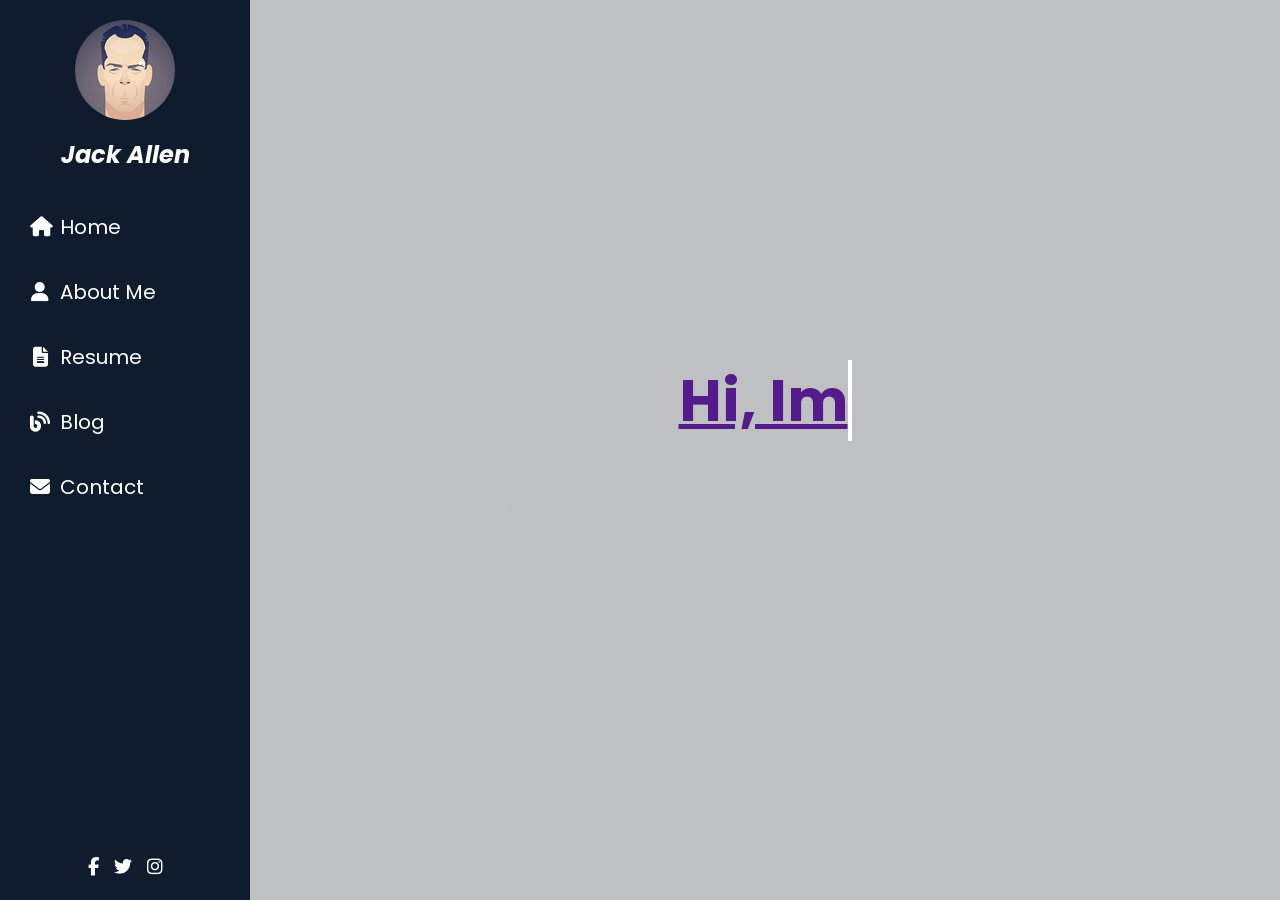
<file: index.html>
<!DOCTYPE html>
<html lang="en">
<head>
  <meta charset="UTF-8">
  <meta name="viewport" content="width=device-width, initial-scale=1">
  <title>Jack Allen - Portfolio</title>
  <link rel="stylesheet" href="style.css">
  <link href='https://fonts.googleapis.com/css?family=Poppins' rel='stylesheet'>

  <!-- Font Awesome CDN for Icons -->
  <link href="https://cdnjs.cloudflare.com/ajax/libs/font-awesome/6.4.0/css/all.min.css" rel="stylesheet">
</head>
<body>
  <div class="container">
    <aside class="sidebar">
      <div class="profile">
        <img src="./avatar.jpg" alt="Avatar" class="avatar">
        <h2><i>Jack Allen</i></h2>
      </div>
    
      <nav class="nav">
        <a href="index.html"><i class="fas fa-home"></i> Home</a>
        <a href="about.html"><i class="fas fa-user"></i> About Me</a>
        <a href="resume.html"><i class="fas fa-file-alt"></i> Resume</a>
        <!-- <a href="portfolio.html"><i class="fas fa-briefcase"></i> Portfolio</a> -->
        <a href="blog.html"><i class="fas fa-blog"></i> Blog</a>
        <a href="contact.html"><i class="fas fa-envelope"></i> Contact</a>
      </nav>
      <div class="socials">
        <a href="#"><i class="fab fa-facebook-f"></i></a>
        <a href="#"><i class="fab fa-twitter"></i></a>
        <a href="#"><i class="fab fa-instagram"></i></a>
      </div>
    </aside>

    <main class="main-content">
      <div class="overlay"></div>
      <div class="intro">
        <!-- <p>Hi, I am</p>
        <h1>Jack Allen</h1>
        <p>I am a blog</p> -->
        <h1 style="font-size: 58px;color: white;">
          <a href="" class="typewrite" data-period="2000" data-type='[ "Hi, Im Jack.", "I am Creative.", "I Love to Design.", "I Love to Develop." ]'>
            <span class="wrap"></span>
          </a>
        </h1>
      </div>
    </main>
  </div>
  <script src="./script.js"></script>
</body>
</html>
</file>
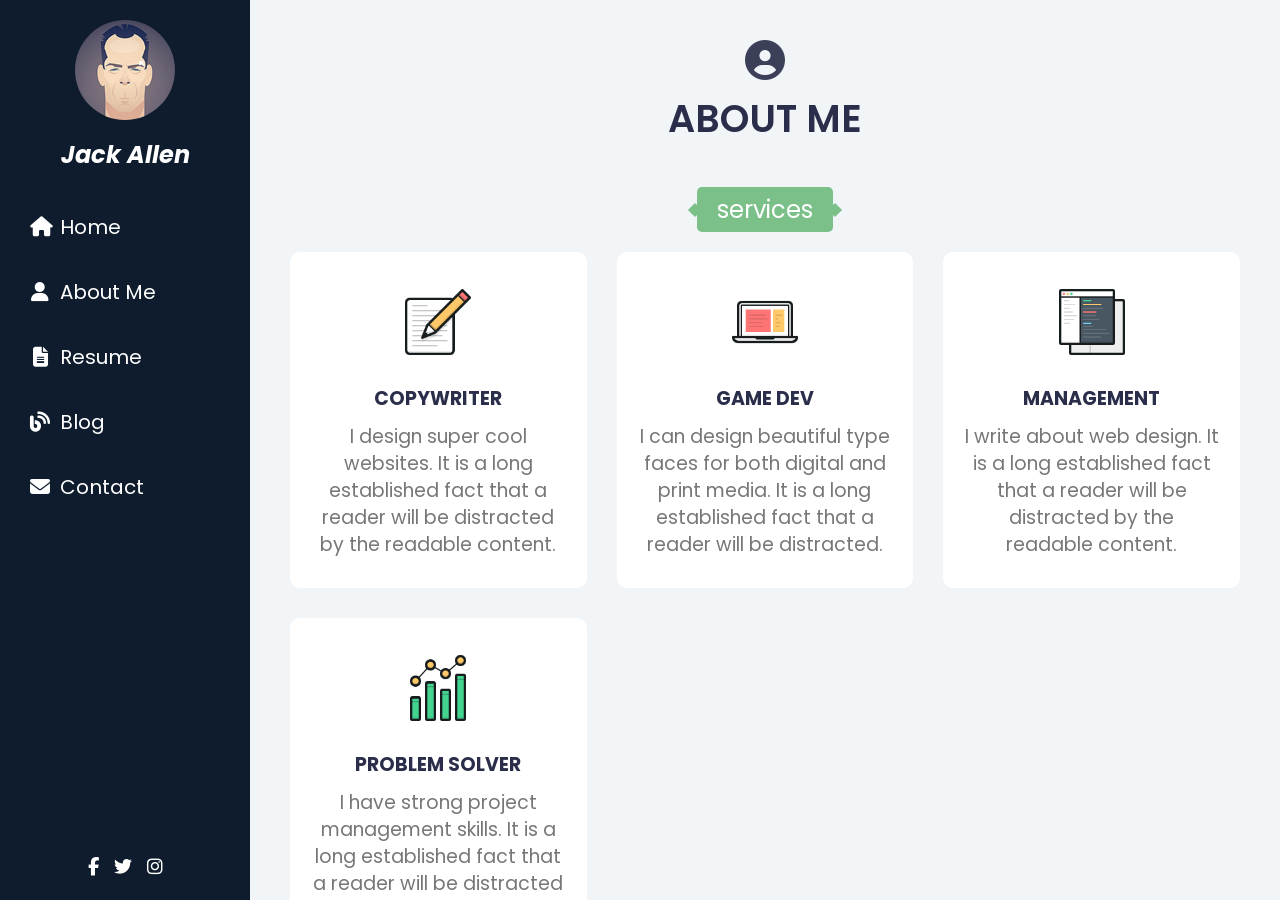
<file: about.html>
<!DOCTYPE html>
<html lang="en">

<head>
  <meta charset="UTF-8">
  <meta name="viewport" content="width=device-width, initial-scale=1">
  <title>About Me - Jack Allen</title>
  <link rel="stylesheet" href="style.css">
  <link href='https://fonts.googleapis.com/css?family=Poppins' rel='stylesheet'>

  <!-- Font Awesome -->
  <link href="https://cdnjs.cloudflare.com/ajax/libs/font-awesome/6.4.0/css/all.min.css" rel="stylesheet">
</head>

<body>
  <div class="container">
    <aside class="sidebar">
      <div class="profile">
        <img src="./avatar.jpg" alt="Avatar" class="avatar">
        <h2><i>Jack Allen</i></h2>
      </div>
      <nav class="nav">
        <a href="index.html"><i class="fas fa-home"></i> Home</a>
        <a href="about.html" class="active"><i class="fas fa-user"></i> About Me</a>
        <a href="resume.html"><i class="fas fa-file-alt"></i> Resume</a>
        <!-- <a href="portfolio.html"><i class="fas fa-briefcase"></i> Portfolio</a> -->
        <a href="blog.html"><i class="fas fa-blog"></i> Blog</a>
        <a href="contact.html"><i class="fas fa-envelope"></i> Contact</a>
      </nav>
      <div class="socials">
        <a href="#"><i class="fab fa-facebook-f"></i></a>
        <a href="#"><i class="fab fa-twitter"></i></a>
        <a href="#"><i class="fab fa-instagram"></i></a>
      </div>
    </aside>

    <main class="main-content about-page">
      <section class="about-header">
        <i class="fas fa-user-circle"></i>
        <h1>about me</h1>
      </section>

      <div class="section-title">
        <span>services</span>
      </div>

      <section class="services">
        <div class="service-box">
          <img src="./icon-01.png" alt="Copywriter">
          <h3>Copywriter</h3>
          <p>I design super cool websites. It is a long established fact that a reader will be distracted by the
            readable content.</p>
        </div>
        <div class="service-box">
          <img src="./icon-02.png" alt="Game Dev">
          <h3>Game Dev</h3>
          <p>I can design beautiful type faces for both digital and print media. It is a long established fact that a
            reader will be distracted.</p>
        </div>
        <div class="service-box">
          <img src="./icon-03.png" alt="Management">
          <h3>Management</h3>
          <p>I write about web design. It is a long established fact that a reader will be distracted by the readable
            content.</p>
        </div>
        <div class="service-box">
          <img src="./icon-04.png" alt="Problem Solver">
          <h3>Problem Solver</h3>
          <p>I have strong project management skills. It is a long established fact that a reader will be distracted by
            the readable content.</p>
        </div>
      </section>

      <div class="section-title">
        <span>work process</span>
      </div>

      <section class="work-process">
        <div class="process-step">
          <i class="fas fa-comments"></i>
          <p>Discover</p>
        </div>
        <div class="process-step">
          <i class="fas fa-lightbulb"></i>
          <p>Idea</p>
        </div>
        <div class="process-step">
          <i class="fas fa-pencil-ruler"></i>
          <p>Design</p>
        </div>
        <div class="process-step">
          <i class="fas fa-code"></i>
          <p>Develop</p>
        </div>
        <div class="process-step">
          <i class="fas fa-desktop"></i>
          <p>Test</p>
        </div>
        <div class="process-step">
          <i class="fas fa-rocket"></i>
          <p>Launch</p>
        </div>
      </section>
    </main>
  </div>
</body>

</html>
</file>
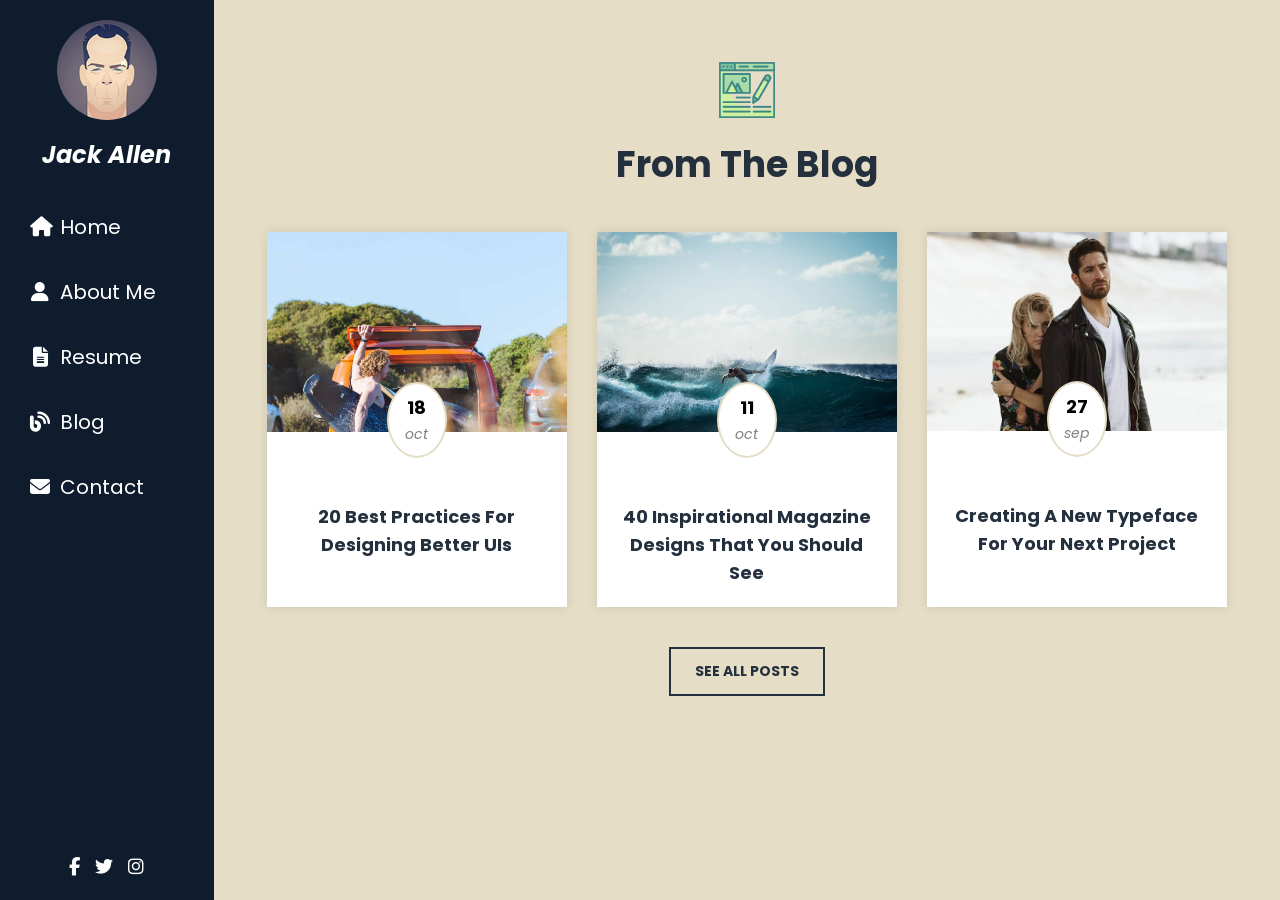
<file: blog.html>
<!DOCTYPE html>
<html lang="en">

<head>
  <meta charset="UTF-8">
  <meta name="viewport" content="width=device-width, initial-scale=1">
  <title>About Me - Jack Allen</title>
  <link rel="stylesheet" href="style.css">
  <link href='https://fonts.googleapis.com/css?family=Poppins' rel='stylesheet'>

  <!-- Font Awesome -->
  <link href="https://cdnjs.cloudflare.com/ajax/libs/font-awesome/6.4.0/css/all.min.css" rel="stylesheet">
</head>

<body>
  <div class="container">
    <aside class="sidebar">
      <div class="profile">
        <img src="./avatar.jpg" alt="Avatar" class="avatar">
        <h2><i>Jack Allen</i></h2>
      </div>
      <nav class="nav">
        <a href="index.html"><i class="fas fa-home"></i> Home</a>
        <a href="about.html" class="active"><i class="fas fa-user"></i> About Me</a>
        <a href="resume.html"><i class="fas fa-file-alt"></i> Resume</a>
        <!-- <a href="portfolio.html"><i class="fas fa-briefcase"></i> Portfolio</a> -->
        <a href="blog.html"><i class="fas fa-blog"></i> Blog</a>
        <a href="contact.html"><i class="fas fa-envelope"></i> Contact</a>
      </nav>
      <div class="socials">
        <a href="#"><i class="fab fa-facebook-f"></i></a>
        <a href="#"><i class="fab fa-twitter"></i></a>
        <a href="#"><i class="fab fa-instagram"></i></a>
      </div>
    </aside>
    <section class="blog-section">
        <div class="blog-header">
          <img src="./icons8-blogs-100.png" alt="Bookmark icon" class="blog-icon">
          <h2 class="blog-title">from the blog</h2>
        </div>
      
        <div class="blog-posts">
          <div class="blog-card">
            <img src="./blog 2.jpg" alt="Blog 1" class="blog-image">
            <div class="blog-date">
              <span class="date-day">18</span>
              <span class="date-month">oct</span>
            </div>
            <h3 class="blog-text">20 Best Practices for Designing Better UIs</h3>
          </div>
      
          <div class="blog-card">
            <img src="./blog 4.jpg" alt="Blog 2" class="blog-image">
            <div class="blog-date">
              <span class="date-day">11</span>
              <span class="date-month">oct</span>
            </div>
            <h3 class="blog-text">40 Inspirational Magazine Designs That You Should See</h3>
          </div>
      
          <div class="blog-card">
            <img src="./blog1.jpg" alt="Blog 3" class="blog-image">
            <div class="blog-date">
              <span class="date-day">27</span>
              <span class="date-month">sep</span>
            </div>
            <h3 class="blog-text">Creating a New Typeface for Your Next Project</h3>
          </div>
          <!-- <div class="blog-card">
            <img src="/blog1.jpg" alt="Blog 3" class="blog-image">
            <div class="blog-date">
              <span class="date-day">27</span>
              <span class="date-month">sep</span>
            </div>
            <h3 class="blog-text">Creating a New Typeface for Your Next Project</h3>
          </div> -->
        </div>
        <div class="blog-button-wrapper">
            <a href="#" class="blog-button">SEE ALL POSTS</a>
          </div>
      </section>
      
    
    
  </div>
</body>

</html>
</file>
<file: style.css>
* {
    margin: 0;
    padding: 0;
    box-sizing: border-box;
  }
  
  body, html {
    height: 100%;
    font-family: 'Poppins';
  }
  
  .container {
    display: flex;
    height: 100vh;
    /* overflow: visible; */
  }
  /* .container {
    display: flex;
    gap: 60px;
    max-width: 1200px;
    margin: 0 auto;
  } */
  
  /* Sidebar */
  .sidebar {
    width: 250px;
    background-color: #0f1c2e;
    color: white;
    display: flex;
    flex-direction: column;
    align-items: center;
    padding: 20px;
    height: 100vh;
  }
  

  
  .profile {
    text-align: center;
    margin-bottom: 30px;
  }
  
  .avatar {
    width: 100px;
    height: 100px;
    border-radius: 50%;
    margin-bottom: 10px;
  }
  
  .nav {
    display: flex;
    flex-direction: column;
    gap: 15px;
    width: 100%;
  }
  
  .nav a {
    text-decoration: none;
    color: white;
    padding: 10px;
    text-align: left;
    display: flex;
    align-items: center;
    gap: 10px;
    border-radius: 5px;
    transition: background 0.3s;
    font-size: 20px;
  }
  
  .nav a:hover {
    background-color: #1a2a40;
  }
  
  .nav i {
    width: 20px;
    text-align: center;
  }
  
  .socials {
    margin-top: auto;
    display: flex;
    gap: 15px;
  }
  
  .socials a {
    color: white;
    font-size: 18px;
  }
  
  /* Main Content */
  .main-content {
    flex: 1;
    background: url('https://images.unsplash.com/photo-1448932223592-d1fc686e76ea') no-repeat center center/cover;
    position: relative;
    /* display: flex; */
    justify-content: center;
    align-items: center;
  }
  
  .overlay {
    position: absolute;
    top: 0;
    left: 0;
    width: 100%;
    height: 100%;
    background: rgba(149, 151, 153, 0.6);
  
  }
  
  /* .intro {
    position: relative;
    color: white;
    text-align: center;
    z-index: 1;
  } */
  
   /* .intro p {
    font-size: 20px;
    margin-bottom: 10px;
  } */ */
  
  .intro h1 {
    font-size:58px;
    font-weight: bold;
    margin-bottom: 10px;
    color: white;
  }
   

  /* about us */
  /* About Page Specific */
  .about-page {
    background: #f1f5f8;
    padding: 40px;
    overflow-y: auto;
  }
  
  .about-header {
    text-align: center;
    margin-bottom: 30px;
  }
  
  .about-header i {
    font-size: 40px;
    color: #3b3f58;
    margin-bottom: 10px;
  }
  
  .about-header h1 {
    text-transform: uppercase;
    font-size: 38px;
    font-weight: 600;
    color: #2b2e4a;
  }
  
  .section-title {
    display: flex;
    justify-content: center;
    margin: 40px 0 20px;
  }
  
  .section-title span {
    background: #7cc089;
    color: white;
    padding: 5px 20px;
    border-radius: 5px;
    font-size: 24px;
    position: relative;
  }
  
  .section-title span::before,
  .section-title span::after {
    content: '';
    width: 10px;
    height: 10px;
    background: #7cc089;
    position: absolute;
    top: 50%;
    transform: translateY(-50%) rotate(45deg);
  }
  
  .section-title span::before {
    left: -7px;
  }
  
  .section-title span::after {
    right: -7px;
  }
  
  .services {
    display: grid;
    grid-template-columns: repeat(auto-fit, minmax(220px, 1fr));
    gap: 30px;
    text-align: center;
  }
  
  .service-box {
    background: white;
    padding: 30px 20px;
    border-radius: 10px;
    transition: 0.3s;
  }
  
  .service-box:hover {
    transform: translateY(-5px);
  }
  
  .service-box img {
    height: 80px;
    margin-bottom: 15px;
  }
  
  .service-box h3 {
    font-size: 19px;
    text-transform: uppercase;
    margin-bottom: 10px;
    font-weight: bold;
    color: #2b2e4a;
  }
  
  .service-box p {
    font-size: 19px;
    line-height: 27px;
    color: #777;
  }
  .service-box:hover {
    transform: translateY(-5px);
    background-color: powderblue;
}
  .work-process {
    display: flex;
    justify-content: space-around;
    flex-wrap: wrap;
    margin-top: 30px;
  }
  
  .process-step {
    background: white;
    border-radius: 10px;
    padding: 20px;
    width: 120px;
    height: 120px;
    display: flex;
    flex-direction: column;
    align-items: center;
    justify-content: center;
    position: relative;
    margin: 10px;
  }
  
  .process-step i {
    font-size: 31px;
    color: #78c091;
    margin-bottom: 10px;
  }
  
  .process-step p {
    font-size: 17px;
    text-transform: uppercase;
    font-weight: bold;
    color: #333;
  }
  
  /* Line connecting steps */
  .work-process .process-step:not(:last-child)::after {
    content: '';
    width: 50px;
    height: 1px;
    background: #ccc;
    position: absolute;
    top: 50%;
    right: -60px;
    z-index: -1;
  }
  
  .intro {
    position: relative;
    color: white;
    text-align: center;
    z-index: 1;
    margin-top: 357px;
}

/* resume sec */


/* .resume-wrapper {
  max-width: 1100px;
  margin: 50px auto;
  padding: 20px;
} */

.resume-header {
  text-align: center;
  margin-bottom: 50px;
}

.resume-header .resume-icon {
  width: 60px;
  height: 60px;
  background-image: url('./icons8-resume-100.png'); /* replace with your own */
  background-size: contain;
  background-repeat: no-repeat;
  margin: 0 auto 10px;
}

.resume-header h1 {
  /* font-family: 'Roboto Slab', serif; */
  text-transform: uppercase;
    font-size: 38px;
    font-weight: 600;
    color: #2b2e4a;
}

.resume-columns {
  display: flex;
  justify-content: space-between;
}

.resume-left {
  width: 55%;
  position: relative;
}

.resume-subtitle {
  font-size: 22px;
  font-weight: bold;
  margin-bottom: 30px;
  position: relative;
}

.resume-badge-icon {
  width: 24px;
  height: 24px;
  display: inline-block;
  background-color: #7bbf6a;
  mask: url('.data:image/svg+xml;base64,...') center / contain no-repeat;
  -webkit-mask: url('.data:image/svg+xml;base64,...') center / contain no-repeat;
  margin-right: 10px;
  vertical-align: middle;
}

.resume-timeline {
  border-left: 2px solid #ddd;
  margin-left: 22px;
  padding-left: 20px;
  position: relative;
}

.resume-entry {
  position: relative;
  margin-bottom: 50px;
}

.resume-line {
  position: absolute;
  left: -10px;
  top: 0;
  bottom: 0;
  width: 2px;
  background: transparent;
}

.resume-marker {
  position: absolute;
  left: -18px;
  width: 12px;
  height: 12px;
  border-radius: 50%;
  background: #7bbf6a;
  border: 2px solid #7bbf6a;
}

.resume-marker.current {
  background-color: #7bbf6a;
}

.resume-entry-content {
  padding-left: 10px;
}

.resume-flag {
  display: inline-block;
  background: #7bbf6a;
  color: #fff;
  font-size: 20px;
  padding: 2px 8px;
  border-radius: 2px;
  margin-bottom: 10px;
}

.resume-entry-content h3 {
  font-size: 22px;
  font-weight: bold;
  margin: 5px 0;
}

.resume-entry-content h4 {
  font-size: 20px;
  color: #999;
  margin-bottom: 5px;
}

.resume-entry-content p {
  font-size: 18px;
  line-height: 1.6;
}

.resume-right {
  width: 40%;
}

.resume-skill-title {
  background-color: #7bbf6a;
  color: #fff;
  font-size: 18px;
  padding: 6px 20px;
  display: inline-block;
  margin-bottom: 20px;
  text-transform: uppercase;
}

.resume-skill-bar {
  margin-bottom: 20px;
}

.resume-skill-bar span:first-child {
  display: block;
  font-size: 18px;
  margin-bottom: 5px;
}

.resume-skill-bar > div {
  background: #fff;
  border-radius: 20px;
  height: 6px;
  position: relative;
}

.resume-skill-bar > div > div {
  background: #7bbf6a;
  height: 6px;
  border-radius: 20px;
}

.resume-skill-bar > div > span {
  position: absolute;
  top: -16px;
  right: 0;
  font-size: 12px;
  color: #333;
}

/* portfolio css */
/* .portfolio-title {
  font-size: 3em;
  margin: 1em 0;
  font-weight: bold;
  color: #2d3e50;
  text-transform: capitalize;
  text-align: center;
}

.portfolio-filters {
  margin-bottom: 2em;
  text-align: center;
  
}

.portfolio-filters button {
  background: none;
  border: none;
  color: #2d3e50;
  font-weight: bold;
  margin: 0 1em;
  cursor: pointer;
  font-size: 20px;
}

.portfolio-filters button.active {
  border-bottom: 2px solid #2d3e50;
}

.portfolio-grid {
  display: flex;
  flex-wrap: wrap;
  justify-content: center;
  gap: 2em;
  padding: 0 2em;
}

.portfolio-item {
  width: 200px;
  background: white;
  padding-bottom: 1em;
  box-shadow: 0 2px 10px rgba(0,0,0,0.1);
  padding: 50px;
}
.portfolio-items {
  display: flex;
  flex-wrap: wrap;
  justify-content: center;
  gap: 20px;
  padding: 20px;
}


.portfolio-item img {
  width: 100%;
  display: block;
}

body {
  margin: 0;
  font-family: 'Arial', sans-serif; */
  /* background: #4ed1a5; */
  /* color: #333; */
  /* text-align: center; */
  /* margin: auto;
} */





/* blog */

.blog-section {
  background-color: #e5ddc5;
  text-align: center;
  padding: 60px 20px;
  /* font-family: 'Georgia', serif; */
  width: 100%;
}

.blog-header {
  margin-bottom: 40px;
}

.blog-icon {
  width: 60px;
  margin-bottom: 10px;
}

.blog-title {
  font-size: 36px;
  font-weight: bold;
  color: #24303e;
  margin: 0;
  text-transform: capitalize;
}

.blog-posts {
  display: flex;
  justify-content: center;
  gap: 30px;
  flex-wrap: wrap;
}

.blog-card {
  background-color: white;
  width: 300px;
  overflow: hidden;
  box-shadow: 0 0 10px rgba(0, 0, 0, 0.1);
}

.blog-image {
  width: 100%;
  height: auto;
  display: block;
}

.blog-date {
  background-color: white;
  padding: 10px;
  margin-top: -25px;
  width: 60px;
  margin-left: auto;
  margin-right: auto;
  border-radius: 50%;
  border: 2px solid #e5ddc5;
  position: relative;
  top: -25px;
  font-size: 16px;
}

.date-day {
  display: block;
  font-weight: bold;
  font-size: 18px;
}

.date-month {
  font-style: italic;
  font-size: 14px;
  color: gray;
}

.blog-text {
  padding: 20px;
  font-size: 18px;
  line-height: 28px;
  text-transform: capitalize;
  font-weight: bold;
  color: #24303e;
}

.blog-button-wrapper {
  margin-top: 40px;
  text-align: center;
}

.blog-button {
  display: inline-block;
  padding: 12px 24px;
  border: 2px solid #24303e;
  color: #24303e;
  text-decoration: none;
  font-weight: bold;
  font-size: 14px;
  text-transform: uppercase;
  background-color: transparent;
  transition: all 0.3s ease;
}

.blog-button:hover {
  background-color: #24303e;
  color: #fff;
}

/* contact */



.contact-section {
  position: relative;
  width: 100%;
  height: 100vh; /* Use full viewport height */
  overflow-y: auto;

  background: url('/mapbg.png') no-repeat 0 0;;
  background-repeat: no-repeat;
  background-position: center center;
  background-size: cover;

  padding: 60px 20px;
  font-family: Arial, sans-serif;
  color: #fff;
}


.contact-section .overlay {
  position: absolute;
  top: 0; left: 0; right: 0; bottom: 0;
  background-color: rgba(0, 50, 60, 0.75);
  z-index: 1;
  height: 100vh;
  
}

.contact-section .content {
  position: relative;
  z-index: 2;
  max-width: 1000px;
  margin: auto;
  text-align: center;
}

.contact-section .section-button {
  background: #91d18b;
  color: #0f2b2a;
  display: inline-block;
  padding: 10px 25px;
  margin: 20px 0;
  font-weight: bold;
  border-radius: 5px;
}

.contact-section .social-icons {
  display: flex;
  justify-content: center;
  gap: 15px;
  margin-bottom: 30px;
}

.contact-section .social-icons a {
  color: #fff;
  border: 2px solid #fff;
  padding: 10px;
  border-radius: 50%;
  font-size: 16px;
  transition: 0.3s;
}

.contact-section .social-icons a:hover {
  background: #91d18b;
  color: #0f2b2a;
}

.contact-section .info-grid {
  display: flex;
  flex-wrap: wrap;
  justify-content: space-between;
  margin: 30px 0;
  gap: 20px;
}

.contact-section .info-box {
  flex: 1 1 200px;
  text-align: center;
}

.contact-section .info-box i {
  font-size: 26px;
  margin-bottom: 10px;
  display: block;
}

.contact-section .center-box img {
  border-radius: 50%;
  margin-bottom: 10px;
}

.contact-section .contact-form {
  margin-top: 30px;
  text-align: left;
}

.contact-section .row {
  display: flex;
  flex-wrap: wrap;
  gap: 20px;
}

.contact-section .input-box {
  flex: 1 1 45%;
}

.contact-section .input-box.full {
  flex: 1 1 100%;
  margin-top: 20px;
}

.contact-section label {
  font-size: 17px;
  font-weight: bold;
  margin-bottom: 5px;
  display: block;
}

.contact-section input,
.contact-section textarea {
  width: 100%;
  background: transparent;
  border: 2px solid #fff;
  padding: 10px;
  color: #fff;
  font-size: 15px;
}

.contact-section .send-button {
  display: block;
  margin: 30px auto 0;
  background: transparent;
  border: 2px solid #fff;
  padding: 10px 40px;
  color: #fff;
  font-weight: bold;
  cursor: pointer;
  transition: 0.3s;
}

.contact-section .send-button:hover {
  background: #91d18b;
  color: #0f2b2a;
}

/* .map-wrapper {
  background: url(http://placekitten.com/1500/1500) no-repeat 0 0;
  background-size: cover;
}
#map {
  width: 100%;
  height: 600px;
} */
</file>
